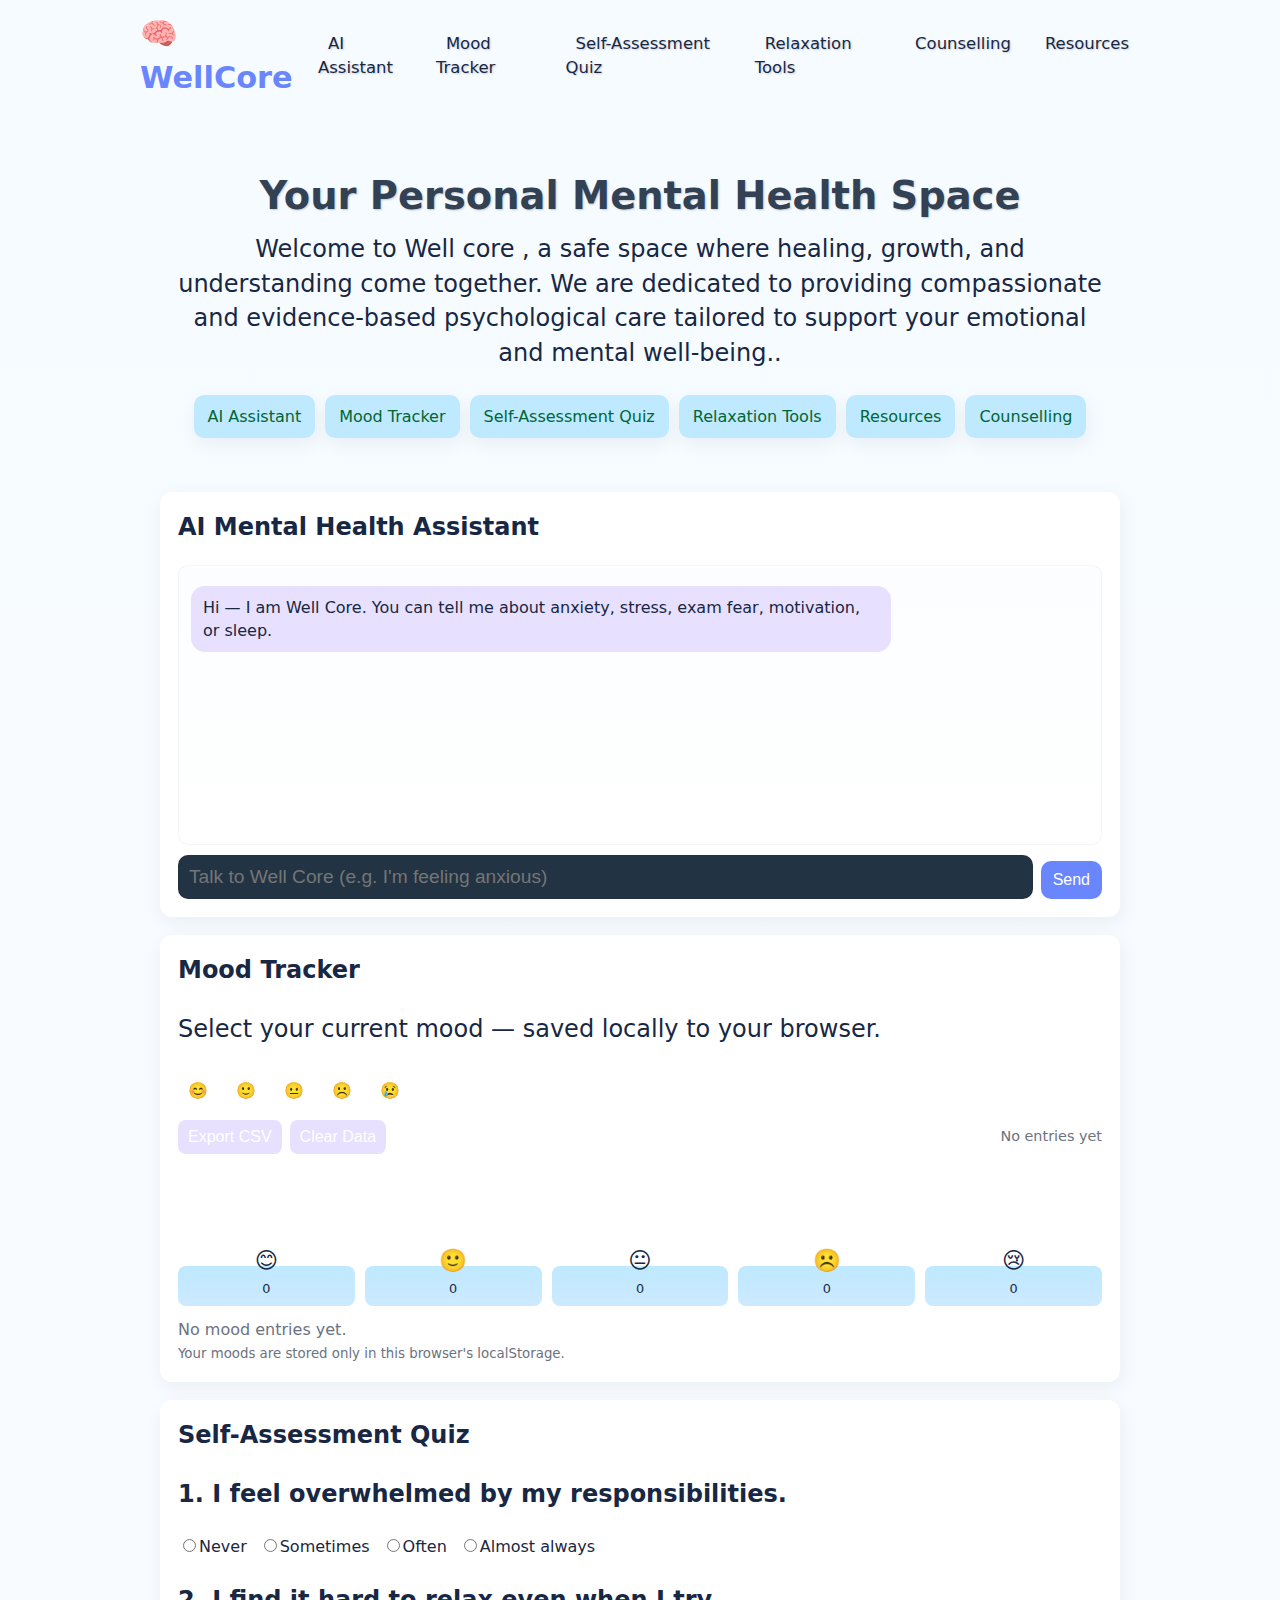
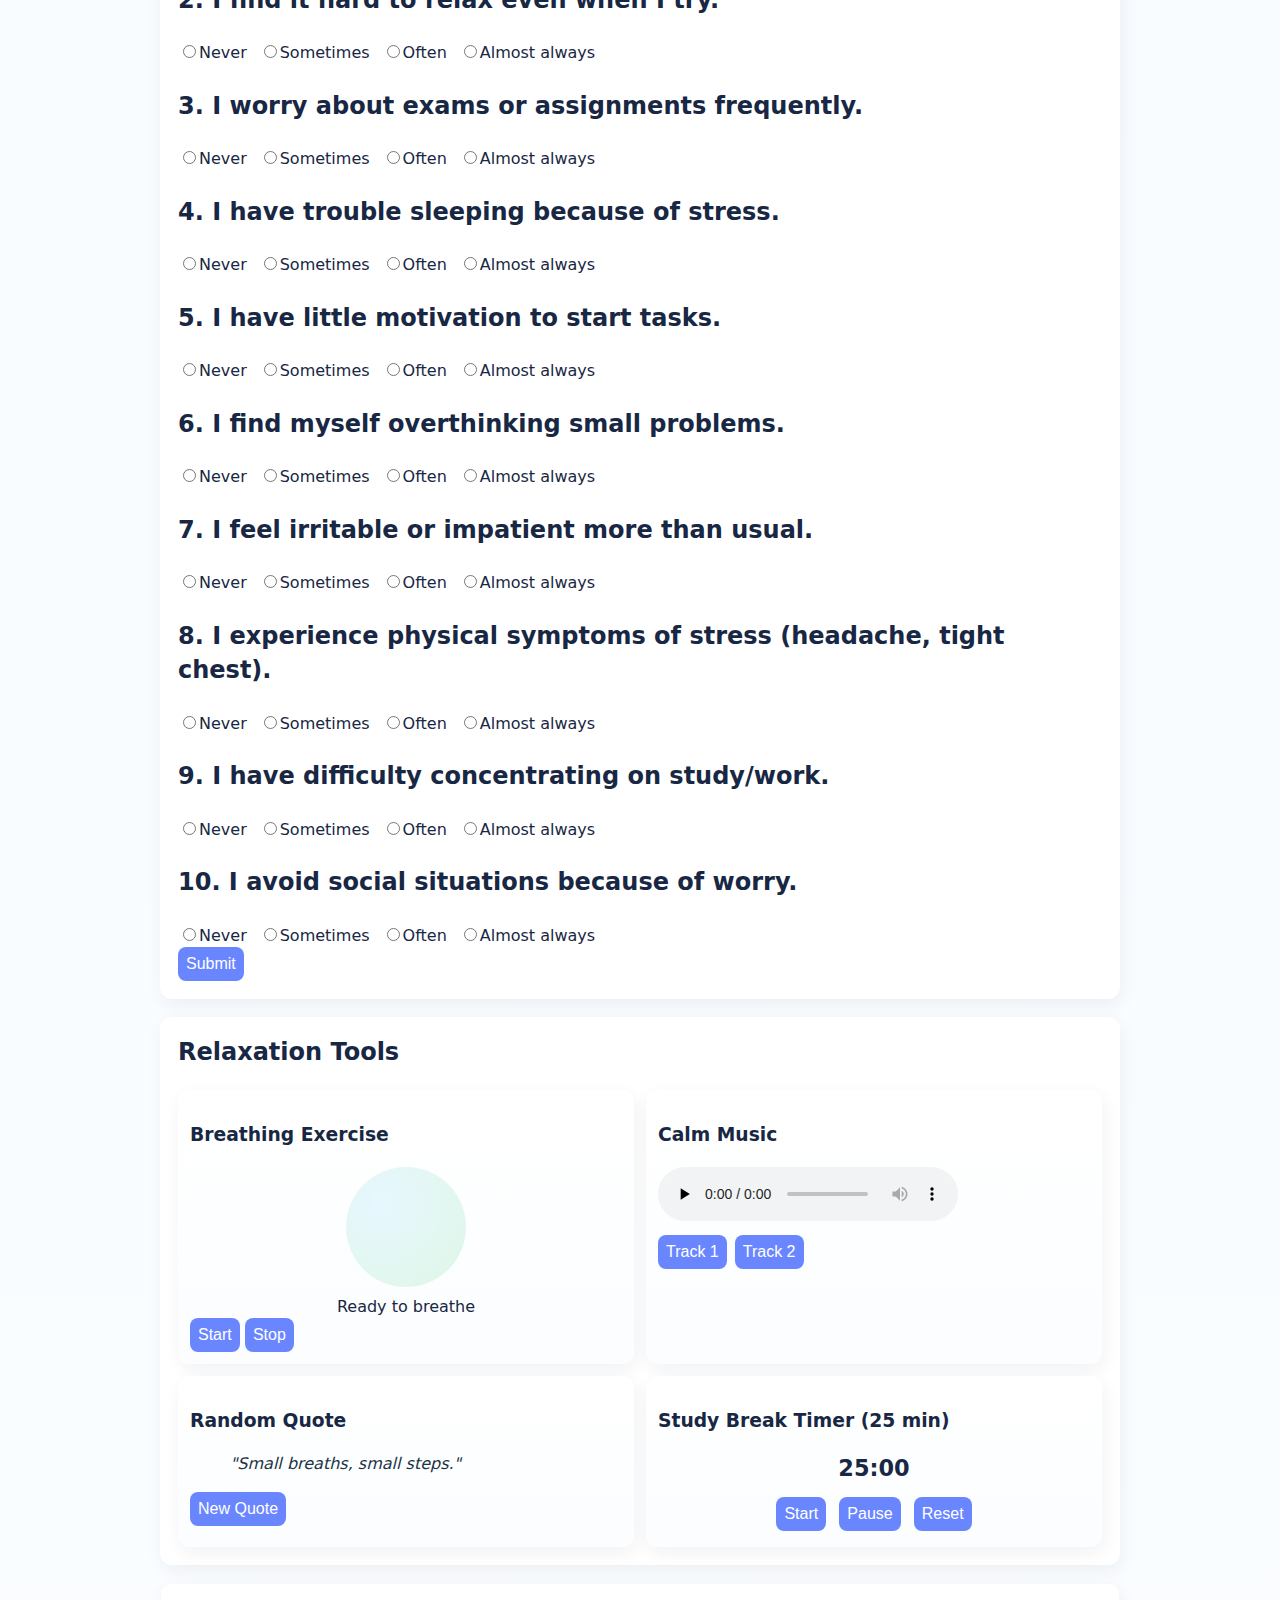
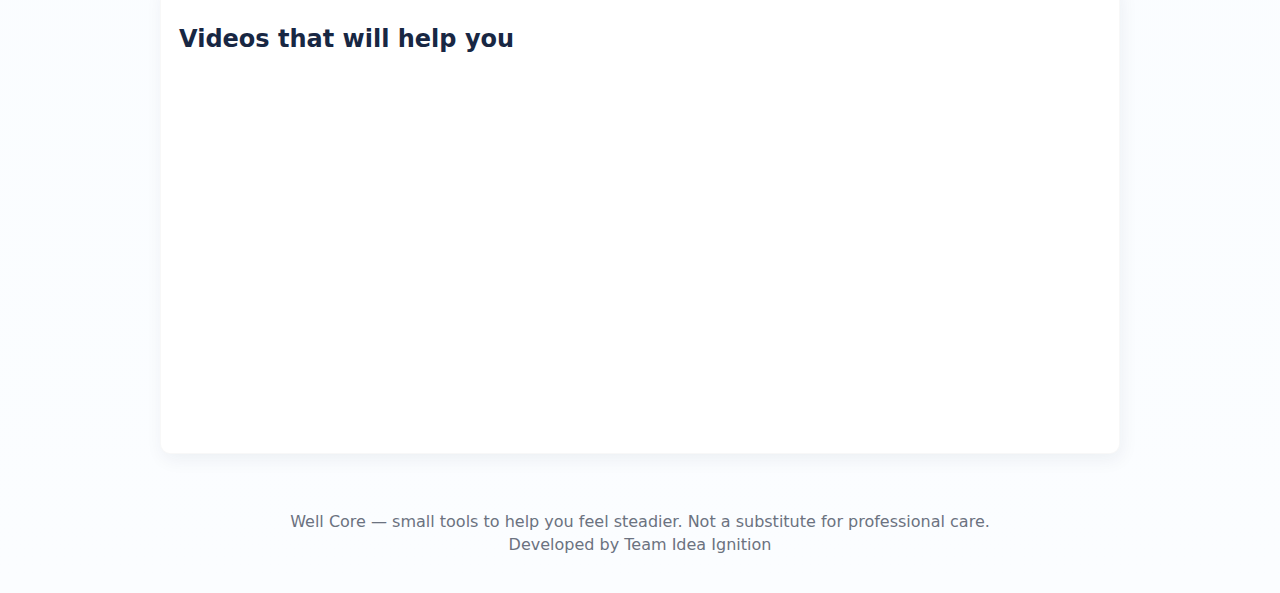
<file: index.html>
<!doctype html>
<html lang="en">
  <head>
    <meta charset="utf-8" />
    <meta name="viewport" content="width=device-width,initial-scale=1" />
    <title>Well Core — Your Personal Mental Health Space</title>
    <link rel="stylesheet" href="style.css" />
  </head>
  <body>
    <header class="nav-wrap">
      <nav class="nav container">
        <a class="brand" href="#">🧠WellCore</a>
        <ul class="nav-links">
          <li><a href="#assistant">AI Assistant</a></li>
          <li><a href="#mood">Mood Tracker</a></li>
          <li><a href="#quiz">Self-Assessment Quiz</a></li>
          <li><a href="#relaxation">Relaxation Tools</a></li>
          <li><a href="mindcare.html">Counselling</a></li>
          <li><a href="resources.html">Resources</a></li>
        </ul>
        <button class="menu-btn" aria-label="menu">☰</button>
      </nav>
    </header> 

    <main class="container">
      <section class="hero">
        <h1>Your Personal Mental Health Space</h1>
        <p class="lead">Welcome to Well core , a safe space where healing, growth, and understanding come together. We are dedicated to providing compassionate and evidence-based psychological care tailored to support your emotional and mental well-being..</p>
        <div class="hero-links">
          <a class="btn" href="#assistant">AI Assistant</a>
          <a class="btn" href="#mood">Mood Tracker</a>
          <a class="btn" href="#quiz">Self-Assessment Quiz</a>
          <a class="btn" href="#relaxation">Relaxation Tools</a>
          <a class="btn" href="resources.html">Resources</a>
          <a class="btn" href="mindcare.html">Counselling</a>
        </div>
      </section>

      <section id="assistant" class="card section">
        <h2>AI Mental Health Assistant</h2>
        <div class="chat-wrap">
          <div id="chatLog" class="chat-log" aria-live="polite"></div>
          <form id="chatForm" class="chat-form">
            <input id="chatInput" placeholder="Talk to Well Core (e.g. I'm feeling anxious)" autocomplete="off" />
            <button type="submit">Send</button>
          </form>
        </div>
      </section>

      <section id="mood" class="card section">
        <h2>Mood Tracker</h2>
        <p>Select your current mood — saved locally to your browser.</p>
        <div class="mood-buttons">
          <button class="mood-btn" data-mood="very_happy">😊</button>
          <button class="mood-btn" data-mood="happy">🙂</button>
          <button class="mood-btn" data-mood="neutral">😐</button>
          <button class="mood-btn" data-mood="sad">☹️</button>
          <button class="mood-btn" data-mood="very_sad">😢</button>
        </div>
        <div class="mood-controls" style="margin-top:10px;display:flex;gap:8px;align-items:center">
          <button id="exportMood" class="small-btn">Export CSV</button>
          <button id="clearMood" class="small-btn">Clear Data</button>
          <div style="margin-left:auto;color:var(--muted);font-size:0.9rem" id="lastSaved">No entries yet</div>
        </div>
        <div class="mood-graph" id="moodGraph"></div>
        <div id="moodList" class="mood-list"></div>
        <small class="muted">Your moods are stored only in this browser's localStorage.</small>
      </section>

      <section id="quiz" class="card section">
        <h2>Self-Assessment Quiz</h2>
        <div id="quizContainer"></div>
      </section>

      <section id="relaxation" class="card section">
        <h2>Relaxation Tools</h2>
        <div class="relax-grid">
          <div class="relax-card">
            <h3>Breathing Exercise</h3>
            <div class="breath-area">
              <div id="breathCircle" class="breath-circle"></div>
              <div id="breathText" class="breath-text">Ready to breathe</div>
              <div class="breath-controls">
                <button id="startBreath">Start</button>
                <button id="stopBreath">Stop</button>
              </div>
            </div>
          </div>

          <div class="relax-card">
            <h3>Calm Music</h3>
            <div class="player">
              <audio id="audioPlayer" controls preload="none">
                <source id="audioSource" src="https://www.soundhelix.com/examples/mp3/SoundHelix-Song-1.mp3" type="audio/mpeg">
                Your browser does not support the audio element.
              </audio>
              <div class="player-controls">
                <button id="track1">Track 1</button>
                <button id="track2">Track 2</button>
              </div>
            </div>
          </div>

          <div class="relax-card">
            <h3>Random Quote</h3>
            <blockquote id="quoteBox" class="quote">"Small breaths, small steps."</blockquote>
            <button id="newQuote">New Quote</button>
          </div>

          <div class="relax-card">
            <h3>Study Break Timer (25 min)</h3>
            <div class="timer">
              <div id="timerDisplay">25:00</div>
              <div class="timer-controls">
                <button id="startTimer">Start</button>
                <button id="pauseTimer">Pause</button>
                <button id="resetTimer">Reset</button>
              </div>
            </div>
          </div>
        </div>
      </section>

     
      <section class="videos">
        <h2>Videos that will help you</h2>
        <div class="video-container">
            <iframe width="260" height="215" src="https://www.youtube.com/embed/U9YKY7fdwyg?si=Nd9PSXBJQ0WNm4Vc" title="YouTube video player" frameborder="0" allow="accelerometer; autoplay; clipboard-write; encrypted-media; gyroscope; picture-in-picture; web-share" referrerpolicy="strict-origin-when-cross-origin" allowfullscreen></iframe>

            <!-- 2nd video -->
            <iframe width="260" height="215" src="https://www.youtube.com/embed/Gn5NaUnScHk?si=2i5jo9dkQLjpovKc" title="YouTube video player" frameborder="0" allow="accelerometer; autoplay; clipboard-write; encrypted-media; gyroscope; picture-in-picture; web-share" referrerpolicy="strict-origin-when-cross-origin" allowfullscreen></iframe>

            <iframe width="260" height="215" src="https://www.youtube.com/embed/eGVWRvNe1-A?si=OJH_UyoHvSyQuohy" title="YouTube video player" frameborder="0" allow="accelerometer; autoplay; clipboard-write; encrypted-media; gyroscope; picture-in-picture; web-share" referrerpolicy="strict-origin-when-cross-origin" allowfullscreen></iframe>

            <iframe width="260" height="215" src="https://www.youtube.com/embed/CqgmozFr_GM?si=Q0JDg3A1XqFb5zPJ" title="YouTube video player" frameborder="0" allow="accelerometer; autoplay; clipboard-write; encrypted-media; gyroscope; picture-in-picture; web-share" referrerpolicy="strict-origin-when-cross-origin" allowfullscreen></iframe>

            <iframe width="260" height="215" src="https://www.youtube.com/embed/n_5ZryVx6Sk?si=-A6YKQOGcI0cCZmK" title="YouTube video player" frameborder="0" allow="accelerometer; autoplay; clipboard-write; encrypted-media; gyroscope; picture-in-picture; web-share" referrerpolicy="strict-origin-when-cross-origin" allowfullscreen></iframe> 


            <iframe width="260" height="215" src="https://www.youtube.com/embed/hl16xyq-Y34?si=8y61-IgOOsGGRk9F" title="YouTube video player" frameborder="0" allow="accelerometer; autoplay; clipboard-write; encrypted-media; gyroscope; picture-in-picture; web-share" referrerpolicy="strict-origin-when-cross-origin" allowfullscreen></iframe>
        </div>

      </section>
    </main>

    <footer class="footer">
      <div class="container">Well Core — small tools to help you feel steadier. Not a substitute for professional care.<br>
      Developed by Team Idea Ignition</div>
    </footer>

    <script src="script.js"></script>
    <script src="chatbot.js"></script>
    <script src="mood.js"></script>
    <script src="quiz.js"></script>
    <script src="relaxation.js"></script>

    <!-- Login and admin UI removed per request -->

    <!-- Toasts -->
    <div id="toast" class="toast hidden"></div>
  </body>
</html>
</file>
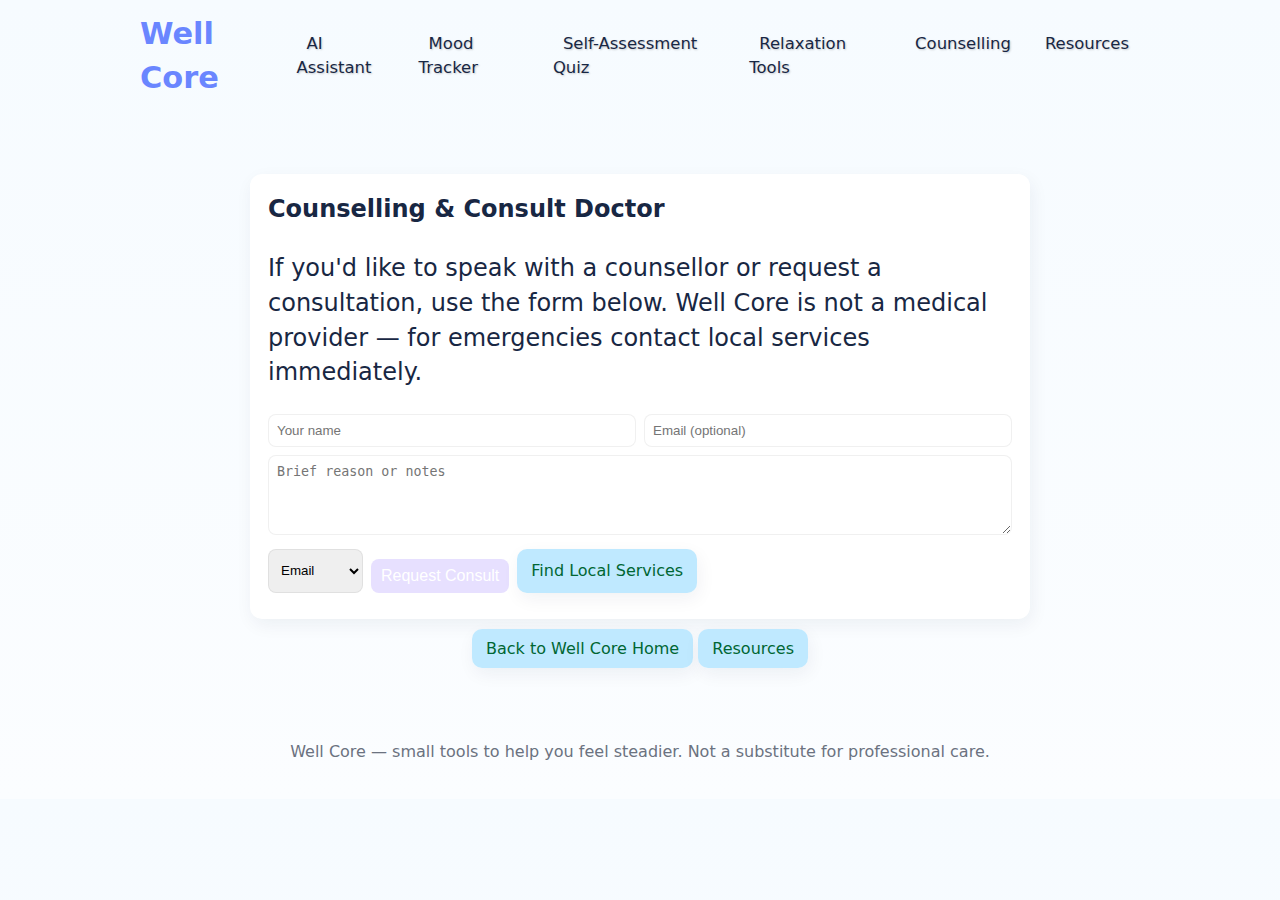
<file: consult.html>
<!doctype html>
<html lang="en">
  <head>
    <meta charset="utf-8" />
    <meta name="viewport" content="width=device-width,initial-scale=1" />
    <title>Well Core — Consultation</title>
    <link rel="stylesheet" href="style.css" />
  </head>
  <body>
    <header class="nav-wrap">
      <nav class="nav container">
        <a class="brand" href="index.html">Well Core</a>
        <ul class="nav-links">
          <li><a href="index.html#assistant">AI Assistant</a></li>
          <li><a href="index.html#mood">Mood Tracker</a></li>
          <li><a href="index.html#quiz">Self-Assessment Quiz</a></li>
          <li><a href="index.html#relaxation">Relaxation Tools</a></li>
          <li><a href="index.html#counsel">Counselling</a></li>
          <li><a href="resources.html">Resources</a></li>
        </ul>
        <button class="menu-btn" aria-label="menu">☰</button>
      </nav>
    </header>

    <main class="container" style="max-width:820px;margin:24px auto">
      <section class="card section">
        <h2>Counselling & Consult Doctor</h2>
        <p>If you'd like to speak with a counsellor or request a consultation, use the form below. Well Core is not a medical provider — for emergencies contact local services immediately.</p>
        <form id="consultForm" class="consult-form">
          <div style="display:flex;gap:8px;flex-wrap:wrap">
            <input name="name" placeholder="Your name" required style="flex:1;padding:8px;border-radius:8px;border:1px solid rgba(0,0,0,0.06)" />
            <input name="email" placeholder="Email (optional)" type="email" style="flex:1;padding:8px;border-radius:8px;border:1px solid rgba(0,0,0,0.06)" />
          </div>
          <textarea name="reason" placeholder="Brief reason or notes" required style="width:100%;margin-top:8px;padding:8px;border-radius:8px;border:1px solid rgba(0,0,0,0.06)"></textarea>
          <div style="display:flex;gap:8px;margin-top:8px">
            <select name="preferred" style="padding:8px;border-radius:8px;border:1px solid rgba(0,0,0,0.06)">
              <option value="email">Email</option>
              <option value="phone">Phone</option>
              <option value="inperson">In-person</option>
            </select>
            <button type="submit" class="small-btn">Request Consult</button>
            <a class="btn" href="https://www.who.int/" target="_blank" rel="noopener">Find Local Services</a>
          </div>
        </form>
        <div id="consultMessage" style="margin-top:8px;color:var(--muted)"></div>
      </section>

      <section style="margin-top:18px;text-align:center">
        <a class="btn" href="index.html">Back to Well Core Home</a>
        <a class="btn" href="resources.html">Resources</a>
      </section>
      
    </main>

    <footer class="footer">
      <div class="container">Well Core — small tools to help you feel steadier. Not a substitute for professional care.</div>
    </footer>

    <script src="script.js"></script>

    <!-- Login and admin UI removed per request -->

    <!-- Toasts -->
    <div id="toast" class="toast hidden"></div>
  </body>
</html>
</file>
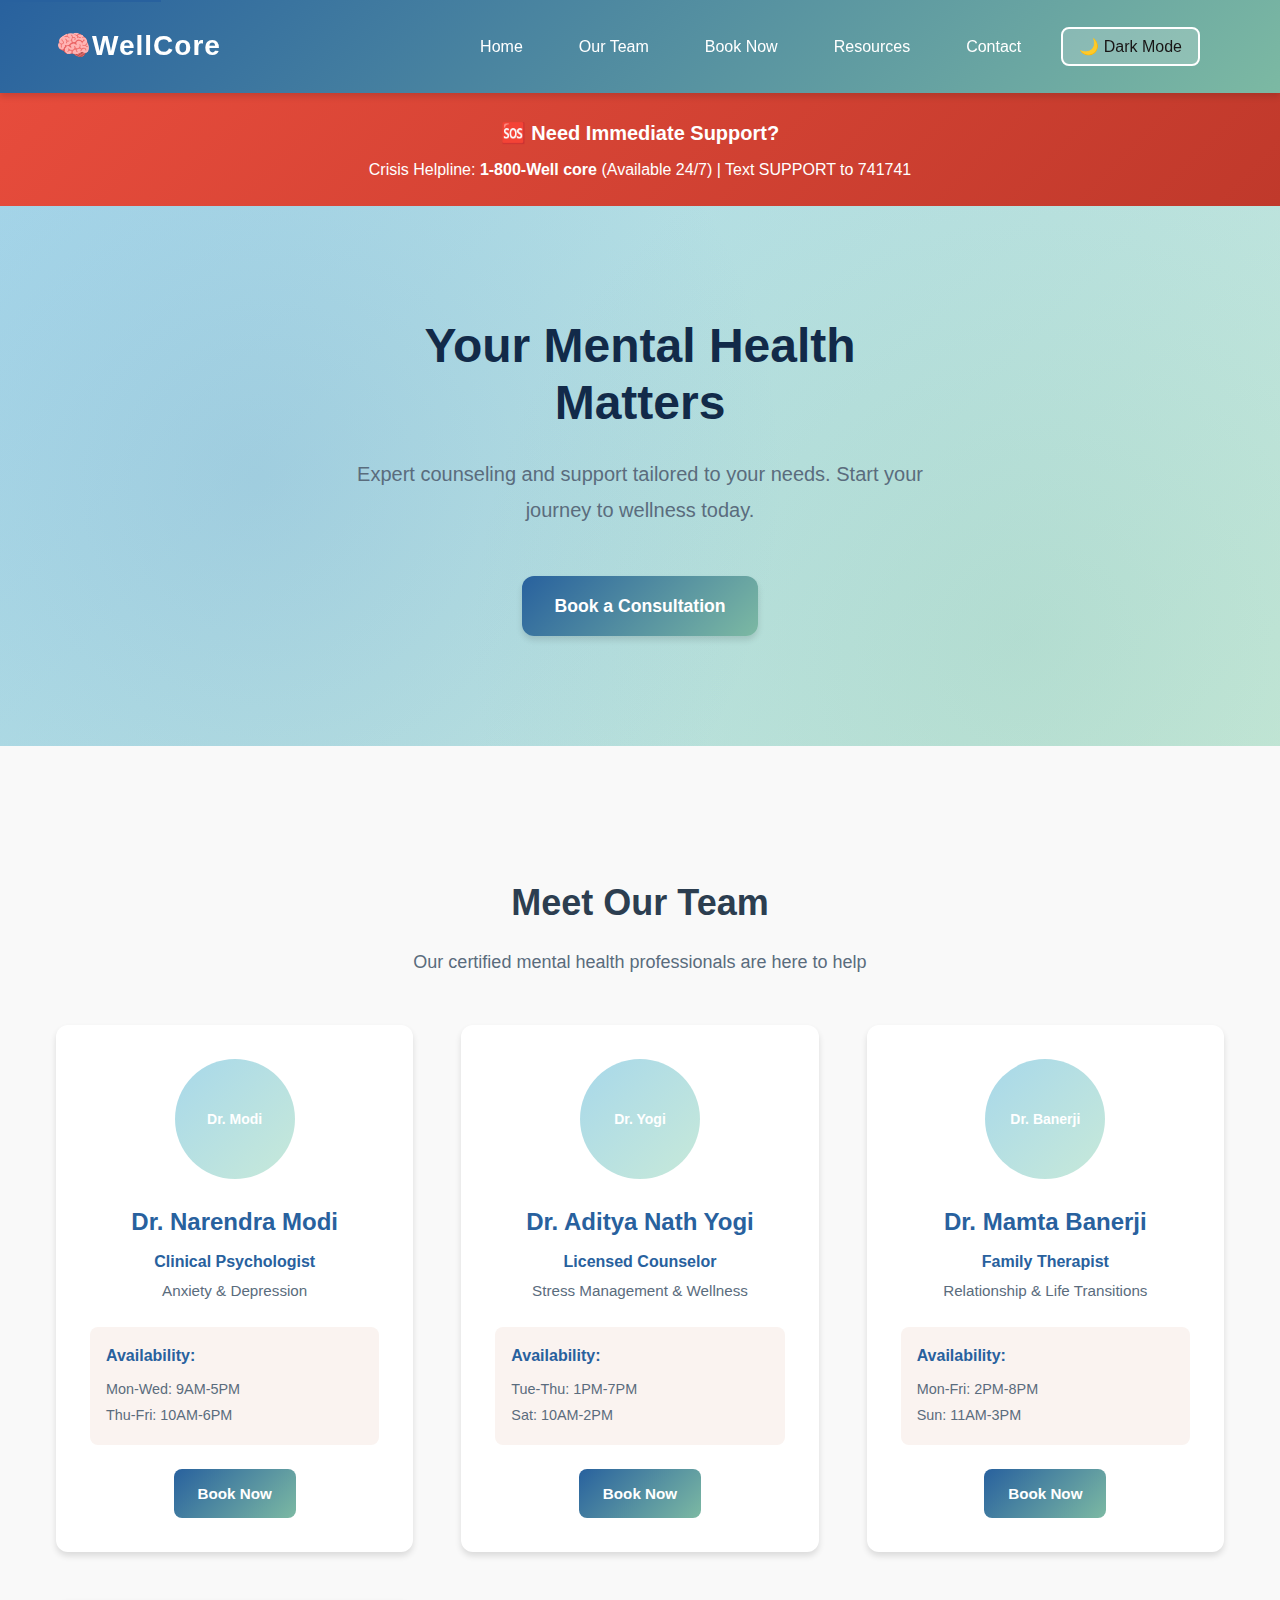
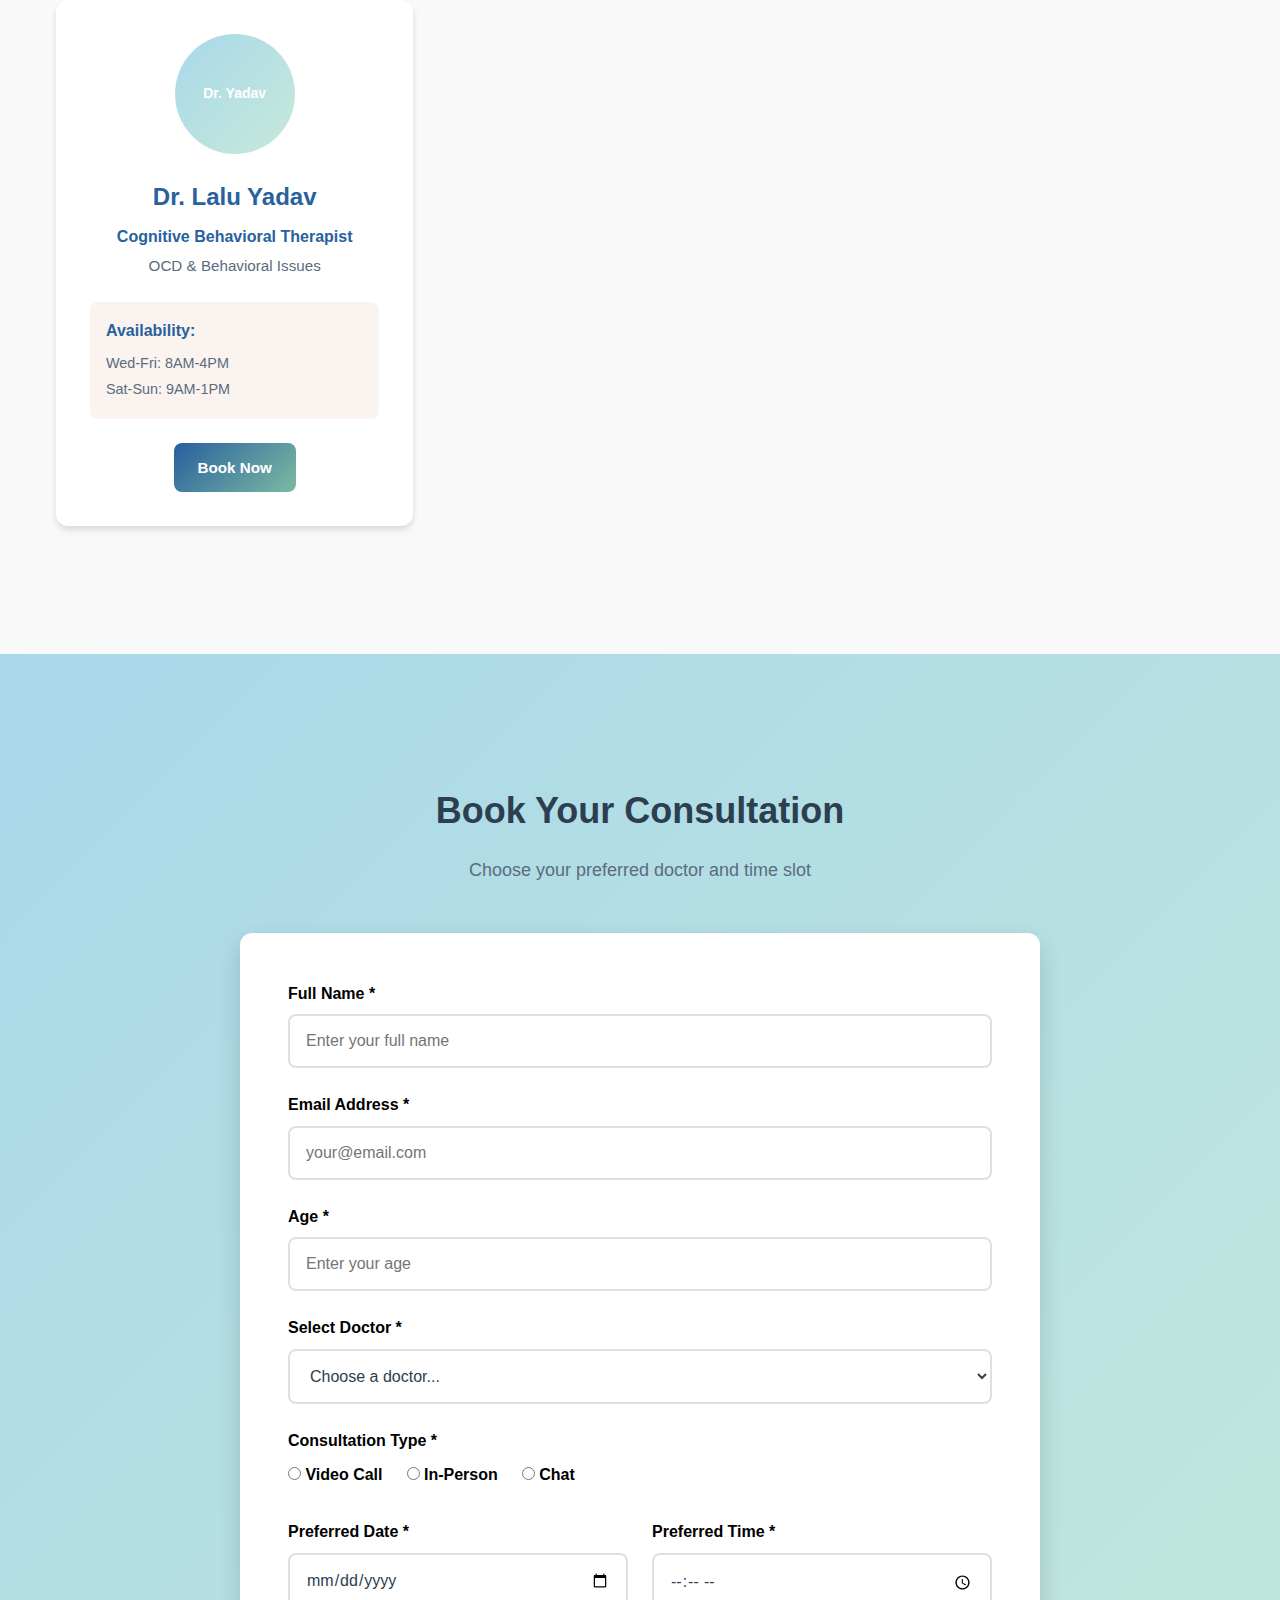
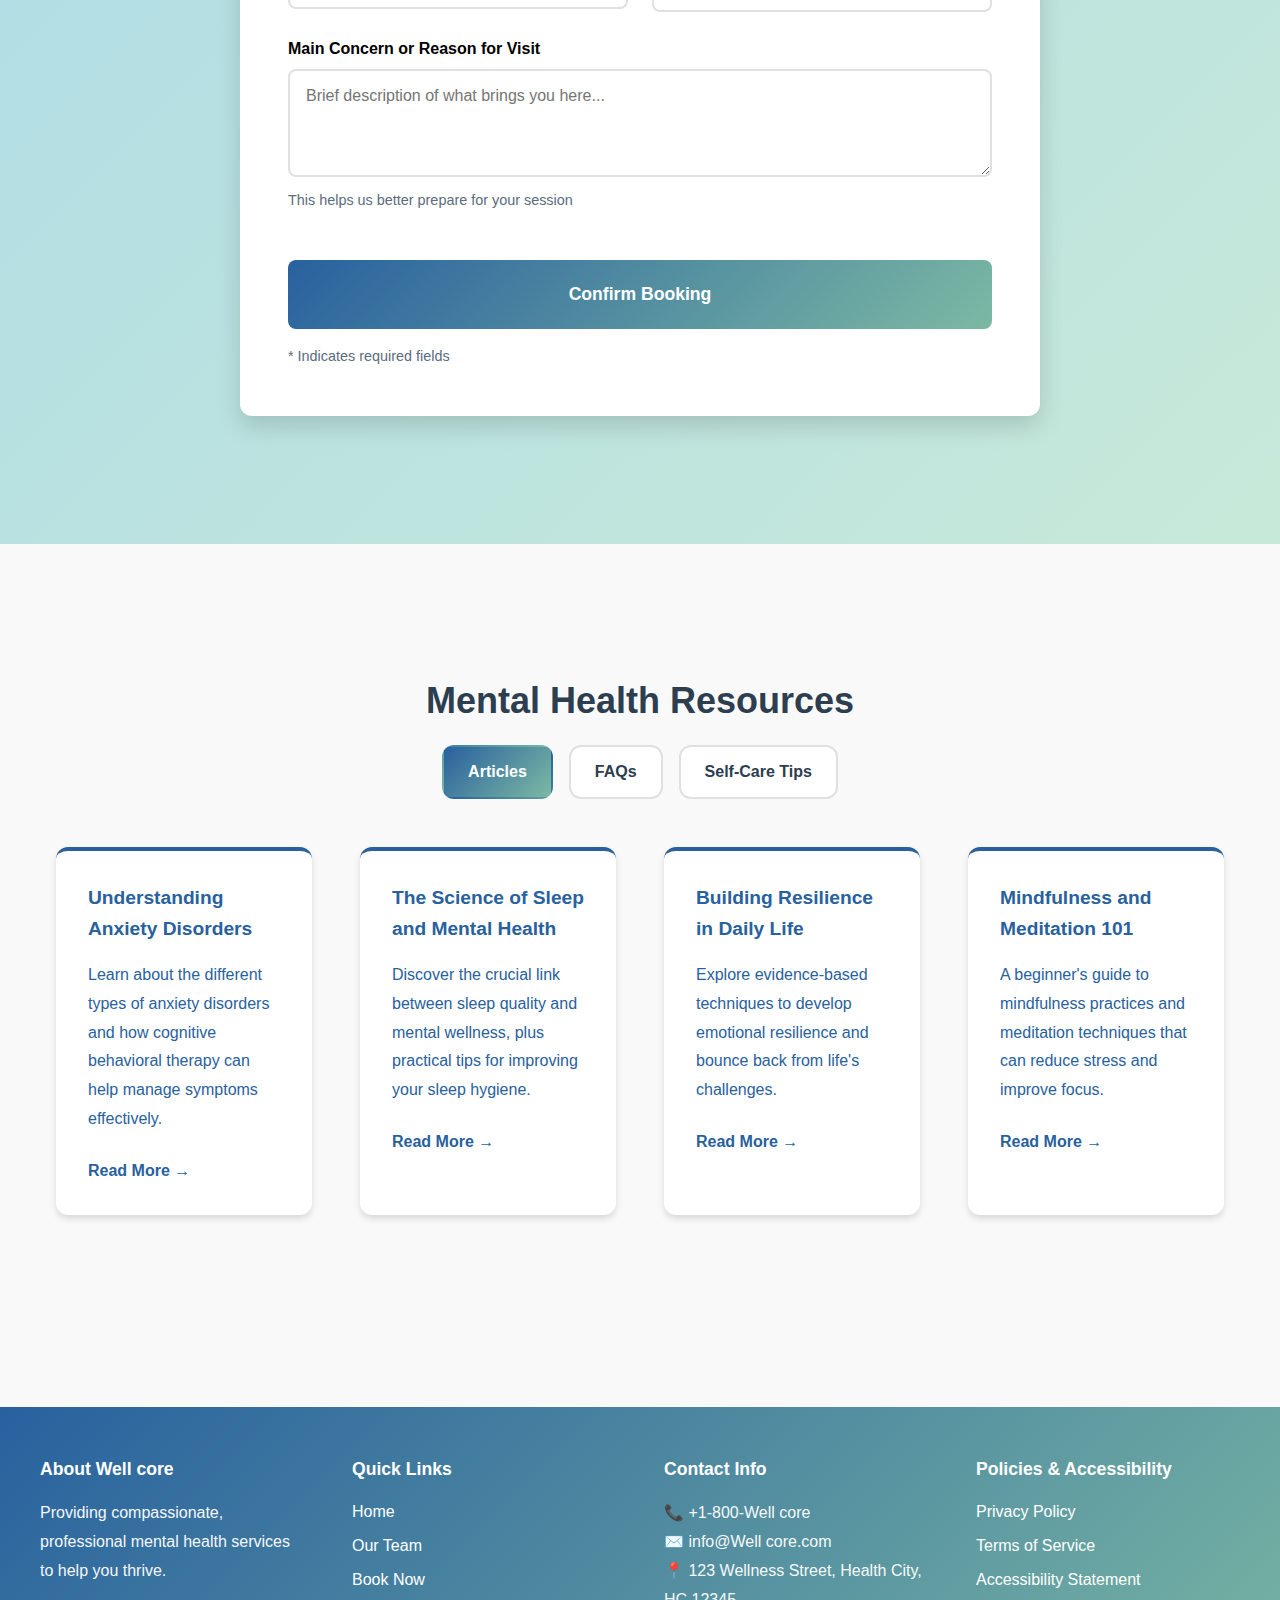
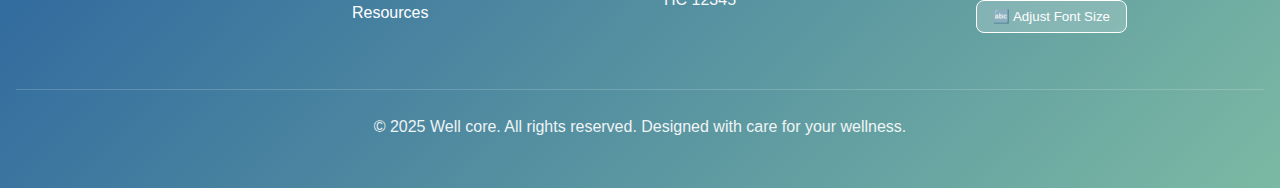
<file: mindcare.html>
<!DOCTYPE html>
<html lang="en">
<head>
    <meta charset="UTF-8">
    <meta name="viewport" content="width=device-width, initial-scale=1.0">
    <meta name="description" content="Professional mental health consultation service. Book your appointment with our certified counselors.">
    <title>Well core - Mental Health Consultation Service</title>
    <link rel="stylesheet" href="mindcare.css">
</head>
<body>
    <!-- Skip to content link for accessibility -->
    <a href="#main-content" class="skip-link">Skip to main content</a>

    <!-- Navigation Bar -->
    <nav class="navbar" role="navigation" aria-label="Main navigation">
        <div class="nav-container">
            <div class="logo">
                <h1><a href="index.html" style="color: white; text-decoration: none;">🧠WellCore</a></h1>
            </div>
            <ul class="nav-links" id="navLinks">
                <li><a href="index.html" class="nav-link">Home</a></li>
                <li><a href="#doctors" class="nav-link">Our Team</a></li>
                <li><a href="#booking" class="nav-link">Book Now</a></li>
                <li><a href="#resources" class="nav-link">Resources</a></li>
                <li><a href="#contact" class="nav-link">Contact</a></li>
                <li>
                    <button id="darkModeToggle" class="mode-toggle" aria-label="Toggle dark mode">
                        🌙 Dark Mode
                    </button>
                </li>
                <li>
                    <button id="menuBtn" class="menu-btn" aria-label="Toggle navigation menu" aria-expanded="false">
                        ☰
                    </button>
                </li>
            </ul>
        </div>
    </nav>

    <!-- Emergency Support Banner -->
    <div class="emergency-banner" role="alert" aria-live="polite">
        <div class="emergency-content">
            <h3>🆘 Need Immediate Support?</h3>
            <p>Crisis Helpline: <strong>1-800-Well core</strong> (Available 24/7) | Text SUPPORT to 741741</p>
        </div>
    </div>

    <main id="main-content">
        <!-- Hero Section -->
        <section id="home" class="hero" role="region" aria-label="Welcome section">
            <div class="hero-content">
                <h2 class="hero-title">Your Mental Health Matters</h2>
                <p class="hero-subtitle">Expert counseling and support tailored to your needs. Start your journey to wellness today.</p>
                <a href="#booking" class="cta-button">Book a Consultation</a>
            </div>
            <div class="hero-background"></div>
        </section>

        <!-- Doctor Profiles Section -->
        <section id="doctors" class="doctors-section" role="region" aria-label="Doctor profiles">
            <div class="section-container">
                <h2 class="section-title">Meet Our Team</h2>
                <p class="section-subtitle">Our certified mental health professionals are here to help</p>
                
                <div class="doctors-grid" role="list">
                    <!-- Doctor 1 -->
                    <article class="doctor-card" role="listitem">
                        <div class="doctor-image">
                            <div class="placeholder-image">Dr. Modi</div>
                        </div>
                        <h3>Dr. Narendra Modi</h3>
                        <p class="specialization">Clinical Psychologist</p>
                        <p class="specialization-detail">Anxiety & Depression</p>
                        <div class="availability">
                            <strong>Availability:</strong>
                            <p>Mon-Wed: 9AM-5PM</p>
                            <p>Thu-Fri: 10AM-6PM</p>
                        </div>
                        <button class="book-btn" onclick="scrollToBooking('Dr. Sarah Johnson')">Book Now</button>
                    </article>

                    <!-- Doctor 2 -->
                    <article class="doctor-card" role="listitem">
                        <div class="doctor-image">
                            <div class="placeholder-image">Dr. Yogi</div>
                        </div>
                        <h3>Dr. Aditya Nath Yogi</h3>
                        <p class="specialization">Licensed Counselor</p>
                        <p class="specialization-detail">Stress Management & Wellness</p>
                        <div class="availability">
                            <strong>Availability:</strong>
                            <p>Tue-Thu: 1PM-7PM</p>
                            <p>Sat: 10AM-2PM</p>
                        </div>
                        <button class="book-btn" onclick="scrollToBooking('Dr. Michael Chen')">Book Now</button>
                    </article>

                    <!-- Doctor 3 -->
                    <article class="doctor-card" role="listitem">
                        <div class="doctor-image">
                            <div class="placeholder-image">Dr. Banerji</div>
                        </div>
                        <h3>Dr. Mamta Banerji</h3>
                        <p class="specialization">Family Therapist</p>
                        <p class="specialization-detail">Relationship & Life Transitions</p>
                        <div class="availability">
                            <strong>Availability:</strong>
                            <p>Mon-Fri: 2PM-8PM</p>
                            <p>Sun: 11AM-3PM</p>
                        </div>
                        <button class="book-btn" onclick="scrollToBooking('Dr. Emily Rodriguez')">Book Now</button>
                    </article>

                    <!-- Doctor 4 -->
                    <article class="doctor-card" role="listitem">
                        <div class="doctor-image">
                            <div class="placeholder-image">Dr. Yadav</div>
                        </div>
                        <h3>Dr. Lalu Yadav</h3>
                        <p class="specialization">Cognitive Behavioral Therapist</p>
                        <p class="specialization-detail">OCD & Behavioral Issues</p>
                        <div class="availability">
                            <strong>Availability:</strong>
                            <p>Wed-Fri: 8AM-4PM</p>
                            <p>Sat-Sun: 9AM-1PM</p>
                        </div>
                        <button class="book-btn" onclick="scrollToBooking('Dr. James Park')">Book Now</button>
                    </article>
                </div>
            </div>
        </section>

        <!-- Appointment Booking Section -->
        <section id="booking" class="booking-section" role="region" aria-label="Appointment booking">
            <div class="section-container">
                <h2 class="section-title">Book Your Consultation</h2>
                <p class="section-subtitle">Choose your preferred doctor and time slot</p>
                
                <form id="bookingForm" class="booking-form" aria-label="Consultation booking form">
                    <div class="form-group">
                        <label for="name">Full Name *</label>
                        <input type="text" id="name" name="name" required placeholder="Enter your full name" aria-required="true">
                        <span class="error-message" id="nameError"></span>
                    </div>

                    <div class="form-group">
                        <label for="email">Email Address *</label>
                        <input type="email" id="email" name="email" required placeholder="your@email.com" aria-required="true">
                        <span class="error-message" id="emailError"></span>
                    </div>

                    <div class="form-group">
                        <label for="age">Age *</label>
                        <input type="number" id="age" name="age" required min="1" max="120" placeholder="Enter your age" aria-required="true">
                        <span class="error-message" id="ageError"></span>
                    </div>

                    <div class="form-group">
                        <label for="doctor">Select Doctor *</label>
                        <select id="doctor" name="doctor" required aria-required="true">
                            <option value="">Choose a doctor...</option>
                            <option value="Dr. Sarah Johnson">Dr. Narendra Modi - Clinical Psychologist</option>
                            <option value="Dr. Michael Chen">Dr. Aditya Nath Yogi - Licensed Counselor</option>
                            <option value="Dr. Emily Rodriguez">Dr. Mamta Banerji - Family Therapist</option>
                            <option value="Dr. James Park">Dr. Lalu Yadav - Cognitive Behavioral Therapist</option>
                        </select>
                        <span class="error-message" id="doctorError"></span>
                    </div>

                    <div class="form-group">
                        <label for="consultationType">Consultation Type *</label>
                        <div class="radio-group">
                            <label class="radio-label">
                                <input type="radio" name="consultationType" value="video" required> Video Call
                            </label>
                            <label class="radio-label">
                                <input type="radio" name="consultationType" value="in-person"> In-Person
                            </label>
                            <label class="radio-label">
                                <input type="radio" name="consultationType" value="chat"> Chat
                            </label>
                        </div>
                        <span class="error-message" id="consultationTypeError"></span>
                    </div>

                    <div class="form-row">
                        <div class="form-group">
                            <label for="date">Preferred Date *</label>
                            <input type="date" id="date" name="date" required aria-required="true">
                            <span class="error-message" id="dateError"></span>
                        </div>

                        <div class="form-group">
                            <label for="time">Preferred Time *</label>
                            <input type="time" id="time" name="time" required aria-required="true">
                            <span class="error-message" id="timeError"></span>
                        </div>
                    </div>

                    <div class="form-group">
                        <label for="concern">Main Concern or Reason for Visit</label>
                        <textarea id="concern" name="concern" rows="4" placeholder="Brief description of what brings you here..." aria-describedby="concernHint"></textarea>
                        <span id="concernHint" class="hint">This helps us better prepare for your session</span>
                    </div>

                    <button type="submit" class="submit-btn">Confirm Booking</button>
                    <p class="form-note">* Indicates required fields</p>
                </form>
            </div>
        </section>

        <!-- Resources Section -->
        <section id="resources" class="resources-section" role="region" aria-label="Mental health resources">
            <div class="section-container">
                <h2 class="section-title">Mental Health Resources</h2>
                
                <!-- Articles Tab -->
                <div class="resources-tabs">
                    <button class="tab-button active" onclick="switchTab(event, 'articles')" aria-selected="true">Articles</button>
                    <button class="tab-button" onclick="switchTab(event, 'faqs')" aria-selected="false">FAQs</button>
                    <button class="tab-button" onclick="switchTab(event, 'selfcare')" aria-selected="false">Self-Care Tips</button>
                </div>

                <!-- Articles Content -->
                <div id="articles" class="tab-content active" role="tabpanel">
                    <div class="resources-grid">
                        <article class="resource-card">
                            <h3>Understanding Anxiety Disorders</h3>
                            <p>Learn about the different types of anxiety disorders and how cognitive behavioral therapy can help manage symptoms effectively.</p>
                            <a href="#" class="read-more">Read More →</a>
                        </article>
                        <article class="resource-card">
                            <h3>The Science of Sleep and Mental Health</h3>
                            <p>Discover the crucial link between sleep quality and mental wellness, plus practical tips for improving your sleep hygiene.</p>
                            <a href="#" class="read-more">Read More →</a>
                        </article>
                        <article class="resource-card">
                            <h3>Building Resilience in Daily Life</h3>
                            <p>Explore evidence-based techniques to develop emotional resilience and bounce back from life's challenges.</p>
                            <a href="#" class="read-more">Read More →</a>
                        </article>
                        <article class="resource-card">
                            <h3>Mindfulness and Meditation 101</h3>
                            <p>A beginner's guide to mindfulness practices and meditation techniques that can reduce stress and improve focus.</p>
                            <a href="#" class="read-more">Read More →</a>
                        </article>
                    </div>
                </div>

                <!-- FAQs Content -->
                <div id="faqs" class="tab-content" role="tabpanel">
                    <div class="faq-container">
                        <div class="faq-item">
                            <button class="faq-question" onclick="toggleFAQ(this)">
                                How do I know if I need therapy?
                                <span class="faq-icon">+</span>
                            </button>
                            <div class="faq-answer">
                                <p>If you're experiencing persistent feelings of sadness, anxiety, or if personal issues are affecting your daily life, therapy can help. Our doctors can discuss whether counseling is right for you.</p>
                            </div>
                        </div>
                        <div class="faq-item">
                            <button class="faq-question" onclick="toggleFAQ(this)">
                                What are the benefits of video consultations?
                                <span class="faq-icon">+</span>
                            </button>
                            <div class="faq-answer">
                                <p>Video consultations offer convenience, flexibility, and privacy. You can attend from your comfortable home environment while receiving the same quality care as in-person sessions.</p>
                            </div>
                        </div>
                        <div class="faq-item">
                            <button class="faq-question" onclick="toggleFAQ(this)">
                                Is everything I share confidential?
                                <span class="faq-icon">+</span>
                            </button>
                            <div class="faq-answer">
                                <p>Yes. All consultations are confidential and comply with HIPAA regulations. Your privacy and information security are our top priorities.</p>
                            </div>
                        </div>
                        <div class="faq-item">
                            <button class="faq-question" onclick="toggleFAQ(this)">
                                Can I reschedule or cancel my appointment?
                                <span class="faq-icon">+</span>
                            </button>
                            <div class="faq-answer">
                                <p>Yes, you can reschedule or cancel up to 24 hours before your appointment. Please contact us as soon as possible if you need to make changes.</p>
                            </div>
                        </div>
                    </div>
                </div>

                <!-- Self-Care Tips Content -->
                <div id="selfcare" class="tab-content" role="tabpanel">
                    <div class="selfcare-grid">
                        <div class="selfcare-card">
                            <div class="selfcare-icon">🧘</div>
                            <h3>Practice Daily Meditation</h3>
                            <p>Start with just 5-10 minutes each day to calm your mind and reduce anxiety.</p>
                        </div>
                        <div class="selfcare-card">
                            <div class="selfcare-icon">🚶</div>
                            <h3>Take Regular Walks</h3>
                            <p>Physical activity boosts mood and provides clarity. Aim for 30 minutes daily.</p>
                        </div>
                        <div class="selfcare-card">
                            <div class="selfcare-icon">🍎</div>
                            <h3>Nourish Your Body</h3>
                            <p>Eat balanced meals with plenty of fruits, vegetables, and water for mental wellness.</p>
                        </div>
                        <div class="selfcare-card">
                            <div class="selfcare-icon">😴</div>
                            <h3>Prioritize Sleep</h3>
                            <p>Aim for 7-9 hours of quality sleep each night to support mental health.</p>
                        </div>
                        <div class="selfcare-card">
                            <div class="selfcare-icon">📱</div>
                            <h3>Digital Detox</h3>
                            <p>Take regular breaks from screens to reduce stress and improve focus.</p>
                        </div>
                        <div class="selfcare-card">
                            <div class="selfcare-icon">❤️</div>
                            <h3>Connect with Others</h3>
                            <p>Spend quality time with friends and family who support your well-being.</p>
                        </div>
                    </div>
                </div>
            </div>
        </section>
    </main>

    <!-- Footer -->
    <footer class="footer" role="contentinfo">
        <div class="footer-container">
            <div class="footer-section">
                <h4>About Well core</h4>
                <p>Providing compassionate, professional mental health services to help you thrive.</p>
            </div>
            
            <div class="footer-section">
                <h4>Quick Links</h4>
                <ul>
                    <li><a href="#home">Home</a></li>
                    <li><a href="#doctors">Our Team</a></li>
                    <li><a href="#booking">Book Now</a></li>
                    <li><a href="#resources">Resources</a></li>
                </ul>
            </div>
            
            <div class="footer-section">
                <h4>Contact Info</h4>
                <p>📞 +1-800-Well core</p>
                <p>✉️ info@Well core.com</p>
                <p>📍 123 Wellness Street, Health City, HC 12345</p>
            </div>
            
            <div class="footer-section">
                <h4>Policies & Accessibility</h4>
                <ul>
                    <li><a href="#">Privacy Policy</a></li>
                    <li><a href="#">Terms of Service</a></li>
                    <li><a href="#">Accessibility Statement</a></li>
                    <li><button onclick="toggleFontSize()" class="footer-link-btn">🔤 Adjust Font Size</button></li>
                </ul>
            </div>
        </div>
        
        <div class="footer-bottom">
            <p>&copy; 2025 Well core. All rights reserved. Designed with care for your wellness.</p>
        </div>
    </footer>

    <script src="mindcare.js"></script>
</body>
</html>
</file>
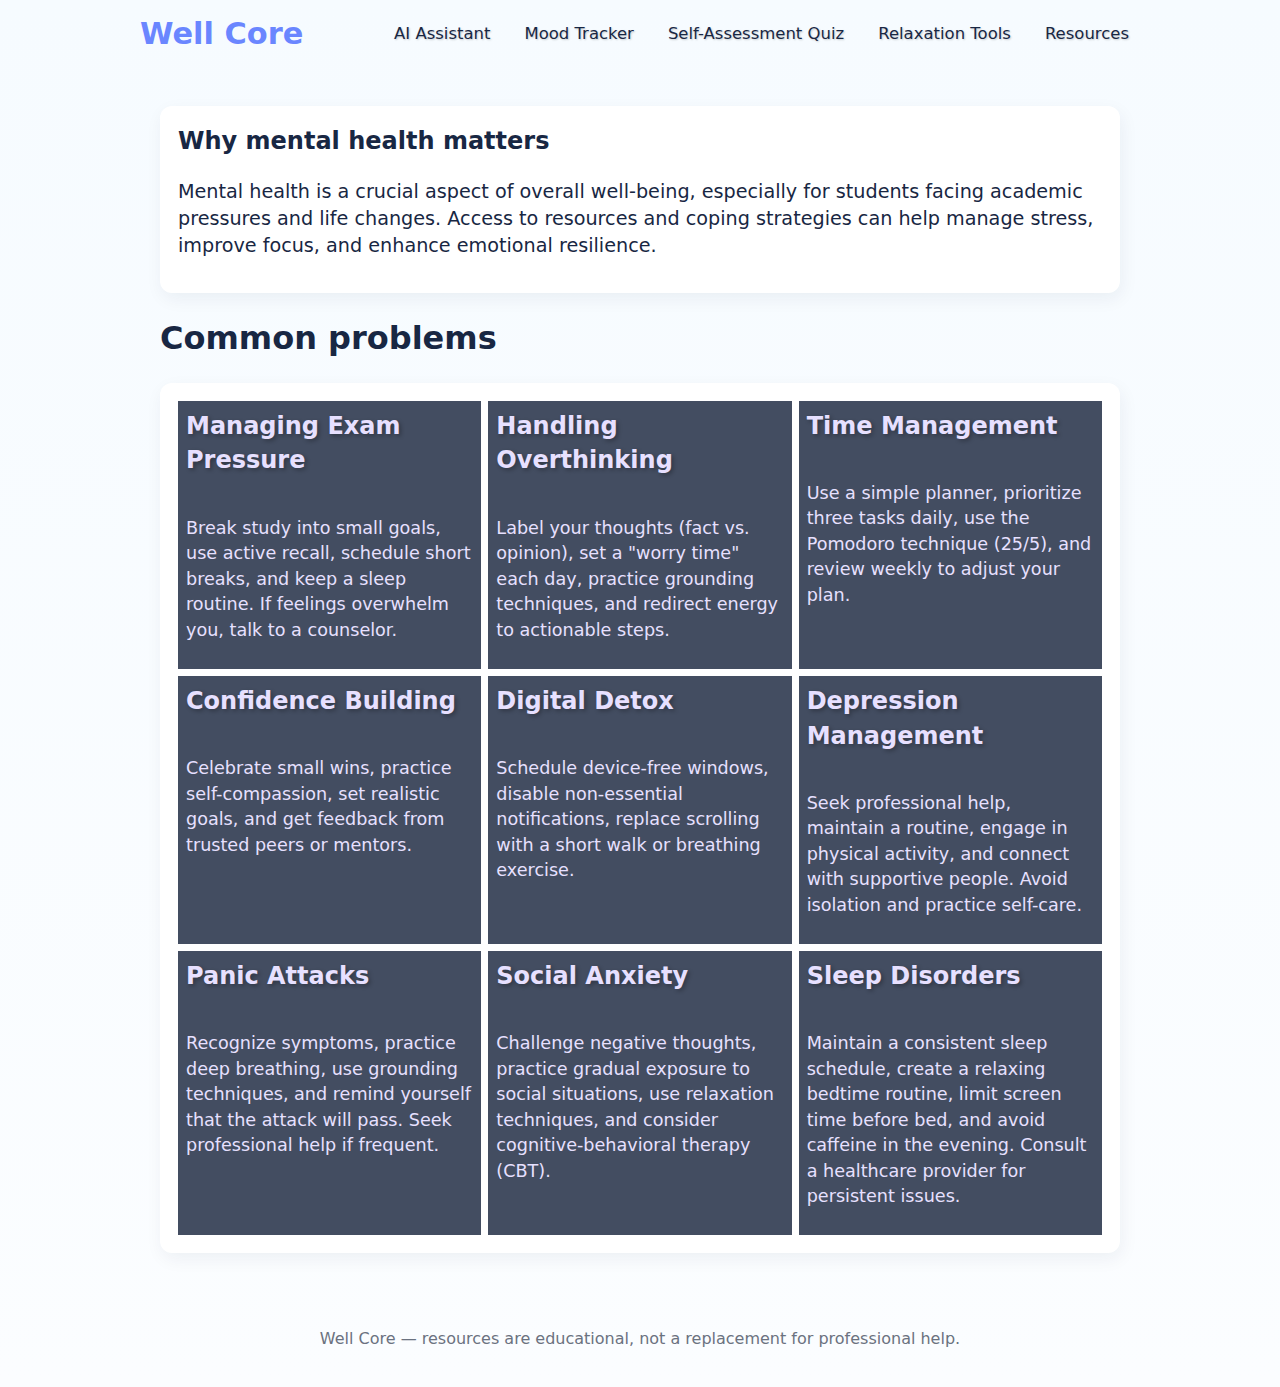
<file: resources.html>
<!doctype html>
<html lang="en">
  <head>
    <meta charset="utf-8" />
    <meta name="viewport" content="width=device-width,initial-scale=1" />
    <title>Well Core — Resources</title>
    <link rel="stylesheet" href="style.css" />
  </head>
  <body>
    <header class="nav-wrap">
      <nav class="nav container">
        <a class="brand" href="index.html">Well Core</a>
        <ul class="nav-links">
          <li><a href="index.html#assistant">AI Assistant</a></li>
          <li><a href="index.html#mood">Mood Tracker</a></li>
          <li><a href="index.html#quiz">Self-Assessment Quiz</a></li>
          <li><a href="index.html#relaxation">Relaxation Tools</a></li>
          <li><a href="#">Resources</a></li>
        </ul>
      </nav>
    </header>

    <main class="container">
      <section class="mentalHealthIntro section card">
        <h2>Why mental health matters</h2>
        <p>Mental health is a crucial aspect of overall well-being, especially for students facing academic pressures and life changes. Access to resources and coping strategies can help manage stress, improve focus, and enhance emotional resilience.</p>

      </section>
      <h1>Common problems</h1>
      <section class="card section resourcesCard">
        
        <article>
          <h2>Managing Exam Pressure</h2>
          <p>Break study into small goals, use active recall, schedule short breaks, and keep a sleep routine. If feelings overwhelm you, talk to a counselor.</p>
        </article>

        <article>
          <h2>Handling Overthinking</h2>
          <p>Label your thoughts (fact vs. opinion), set a "worry time" each day, practice grounding techniques, and redirect energy to actionable steps.</p>
        </article>

        <article>
          <h2>Time Management</h2>
          <p>Use a simple planner, prioritize three tasks daily, use the Pomodoro technique (25/5), and review weekly to adjust your plan.</p>
        </article>

        <article>
          <h2>Confidence Building</h2>
          <p>Celebrate small wins, practice self-compassion, set realistic goals, and get feedback from trusted peers or mentors.</p>
        </article>

        <article>
          <h2>Digital Detox</h2>
          <p>Schedule device-free windows, disable non-essential notifications, replace scrolling with a short walk or breathing exercise.</p>
        </article>
        <article>
          <h2>Depression Management</h2>
          <p>Seek professional help, maintain a routine, engage in physical activity, and connect with supportive people. Avoid isolation and practice self-care.</p>
        </article>
        <article>
          <h2>Panic Attacks</h2>
          <p>
Recognize symptoms, practice deep breathing, use grounding techniques, and remind yourself that the attack will pass. Seek professional help if frequent.</p>
          </p>
        </article>
        <article>
          <h2>Social Anxiety</h2>
          <p>
Challenge negative thoughts, practice gradual exposure to social situations, use relaxation techniques, and consider cognitive-behavioral therapy (CBT).
          </p>
        </article>
        <article>
          <h2>Sleep Disorders</h2>
          <p>
Maintain a consistent sleep schedule, create a relaxing bedtime routine, limit screen time before bed, and avoid caffeine in the evening. Consult a healthcare provider for persistent issues.
          </p>
        </article>
      </section>
    </main>

    <footer class="footer">
      <div class="container">Well Core — resources are educational, not a replacement for professional help.</div>
    </footer>
  </body>
</html>
</file>
<file: style.css>
:root{
  --bg: #f6fbff;
  --card: #ffffff;
  --muted: #6b7280;
  --accent-blue: #bfe9ff;
  --accent-lavender: #e7e0ff;
  --accent-green: #b8f5ca;
  --primary: #6a86ff;
  --radius: 12px;
  --soft-shadow: 2px 6px 18px rgba(24,39,75,0.06);
  font-family: Inter, system-ui, -apple-system, 'Segoe UI', Roboto, 'Helvetica Neue', Arial;
}
*{box-sizing:border-box}
body{margin:0;background:linear-gradient(180deg,var(--bg),#fbfdff);color:#182743;line-height:1.45}
.container{max-width:1000px;margin:0 auto;padding:20px}
.nav{display:flex;align-items:center;justify-content:space-between;padding:12px 0}
.brand{font-weight:bold;color:var(--primary);text-decoration:none;font-size:1.9rem}
.nav-links{list-style:none;margin:0;padding:0;display:flex;gap:12px}
.nav-links a{color:inherit;text-decoration:none;padding:8px 10px;border-radius:8px}
.menu-btn{display:none;background:none;border:0;font-size:1.4rem}
.hero{text-align:center;padding:36px 10px}
.hero h1{margin:0;font-size:clamp(1.5rem,3vw,2.5rem);color:#334155; text-align: center;text-shadow: 1px 1px 2px rgba(0,0,0,0.2);}
.hero p{
  color: #182743;
}
.lead{color:var(--muted);margin-top:8px}
.hero-links{display:flex;gap:10px;flex-wrap:wrap;justify-content:center;margin-top:16px}
.btn{background:var(--accent-blue);padding:10px 14px;border-radius:10px;color:#063;box-shadow:var(--soft-shadow);text-decoration:none}
.card{background:var(--card);border-radius:var(--radius);box-shadow:var(--soft-shadow);padding:18px;margin:18px 0}
.section h2{margin-top:0}
.chat-wrap{display:flex;flex-direction:column;gap:10px}
.chat-log{height:280px;overflow:auto;padding:12px;border-radius:10px;background:linear-gradient(180deg,#fbfdff,#ffffff);border:1px solid rgba(16,24,40,0.04)}
.chat-bubble{max-width:78%;padding:10px 12px;margin:8px 0;border-radius:14px;display:inline-block}
.bot{background:var(--accent-lavender);align-self:flex-start}
.user{background:var(--accent-green);align-self:flex-end}
.chat-form{display:flex;gap:8px}
.chat-form input{flex:1;padding:10px;border-radius:10px;border:1px solid rgba(16,24,40,0.06); background-color: #234; color: white; font-size: 1.2rem;}
.chat-form button{padding:10px 12px;border-radius:10px;border:0;background:var(--primary);color:#fff}
.mood-buttons{display:flex;gap:8px;font-size:1.6rem}
.mood-btn{padding:10px;border-radius:10px;border:0;background:transparent;cursor:pointer}
.mood-graph{margin-top:12px;display:flex;gap:10px;align-items:end;height:140px}
.mood-bar{flex:1;background:linear-gradient(180deg,var(--accent-blue),#cde9ff);border-radius:8px;display:flex;align-items:flex-end;justify-content:center;padding:6px}
.mood-bar span{font-size:0.8rem}
.small-btn{background:var(--accent-lavender);border:0;padding:8px 10px;border-radius:8px;cursor:pointer}
.mood-list{margin-top:12px;display:flex;flex-direction:column;gap:6px}
.mood-entry{display:flex;align-items:center;gap:8px;padding:8px;border-radius:8px;background:linear-gradient(180deg,#fff,#fbfdff);border:1px solid rgba(16,24,40,0.03)}
.mood-emoji{font-size:1.4rem}
.mood-time{color:var(--muted);font-size:0.9rem}
.muted{color:var(--muted)}
.relax-grid{display:grid;grid-template-columns:repeat(2,1fr);gap:12px}
.relax-card{padding:12px;border-radius:12px;background:linear-gradient(180deg,#fff,#fbfdff);box-shadow:var(--soft-shadow)}
.breath-circle{width:120px;height:120px;border-radius:999px;margin:0 auto;background:radial-gradient(circle at 30% 30%,#e7f7ff,#dff7e6);transition:transform 1s ease}
.breath-text{text-align:center;margin-top:8px}
.player-controls{display:flex;gap:8px;margin-top:8px}
.quote{font-style:italic;color:#234}
.timer{display:flex;flex-direction:column;align-items:center}
#timerDisplay{font-size:1.4rem;font-weight:600;margin-bottom:8px}
.timer-controls button{margin:4px}
.footer{padding:16px 0;color:var(--muted);text-align:center}

/* responsive */
@media (max-width:800px){
  .relax-grid{grid-template-columns:1fr}
  .nav-links{display:none}
  .menu-btn{display:block}
}

@media (max-width:480px){
  .container{padding:12px}
  .mood-graph{height:110px}
}

.hidden{display:none}

/* Modal (login) */
.modal{position:fixed;inset:0;background:rgba(8,12,32,0.45);display:flex;align-items:center;justify-content:center;padding:20px;z-index:60}
.modal-content{background:var(--card);padding:18px;border-radius:12px;min-width:300px;max-width:420px;box-shadow:var(--soft-shadow);position:relative}
.modal-close{position:absolute;right:10px;top:8px;border:0;background:transparent;font-size:1.4rem;cursor:pointer}
.user-badge{margin-left:10px;padding:6px 8px;border-radius:10px;background:linear-gradient(180deg,var(--accent-green),#eaf9ee);color:#064;display:inline-block}
.user-badge .logout{margin-left:8px;background:transparent;border:0;cursor:pointer;color:#064}

/* Consult form tweaks */
.consult-form textarea{min-height:80px}

/* Toast */
.toast{position:fixed;left:50%;transform:translateX(-50%);bottom:24px;background:rgba(16,24,40,0.95);color:#fff;padding:10px 14px;border-radius:10px;box-shadow:var(--soft-shadow);display:flex;gap:8px;align-items:center;z-index:80}
.toast.hidden{display:none}
.toast button{background:transparent;border:1px solid rgba(255,255,255,0.18);color:#fff;padding:6px 8px;border-radius:8px;cursor:pointer}

/* Admin list entries */
.admin-entry{display:flex;justify-content:space-between;gap:8px;padding:8px;border-radius:8px;background:linear-gradient(180deg,#fff,#fbfdff);border:1px solid rgba(16,24,40,0.03);margin-bottom:8px}
.admin-entry .meta{color:var(--muted);font-size:0.9rem}
.admin-entry .actions button{margin-left:6px}
.videos{
  display: block;
  background: white;
  border:1px solid rgba(16,24,40,0.03);
  border-radius: 10px;
  padding: 18px;
  box-shadow: var(--soft-shadow);
}
.video-container{
  display: grid;
  grid-template-columns: repeat(auto-fit, minmax(240px, 1fr));
  gap: 12px;
  padding: 8px;
  align-items: start;
}

.video-container iframe{
  width: 100%;
  height: auto;
  aspect-ratio: 16 / 9;
  border-radius: 8px;
  border: 0;
  display:block;
}

@media (max-width:600px){
  .video-container{ grid-template-columns: 1fr; }
  .videos{ padding:12px; }
}

.resourcesCard{
  display: grid;
   grid-template-columns: repeat(auto-fit, minmax(240px, 1fr));
   gap: 7px;
   

}
.resourcesCard article{
  display: flex;
  flex-direction: column;
  background-color: #434d61;
  color:#e7e0ff;
  padding: 8px;
}
article h2{
  text-shadow: 2px 2px 4px rgba(0,0,0,0.3);
}
article p{
  font-size: 1.1rem;
}
button{
  cursor: pointer;
  padding: 8px;
  border-radius: 8px;
  border: none;
  background-color: #6a86ff;
  color: white;
  font-size: 1rem;
  margin-top: auto;
}
p{
  font-size: 1.5rem;
}
li{
  font-size: 1.03rem;font-weight: 500;border-radius: 6px;padding: 1px;text-shadow: 1px 1px 2px rgba(0,0,0,0.2);
}
.mentalHealthIntro p{
  font-size: 1.2rem;
  line-height: 1.4;
  margin-bottom: 16px;
}
</file>
<file: mindcare.css>
/* ============================================
   MindCare - Mental Health Consultation Website
   Complete Responsive CSS with Dark Mode
   ============================================ */

/* ============================================
   CSS Custom Properties (Theming System)
   ============================================ */

:root {
    /* Light Mode Colors */
    --primary-blue: #28619e;
    --primary-green: #7cb9a3;
    --light-blue: #a8d8ea;
    --light-green: #c7e9d9;
    --dark-blue: #122a49;
    --warm-beige: #faf3f0;
    --soft-white: #f9f9f9;
    --text-dark: #2c3e50;
    --text-light: #5a6c7d;
    --border-color: #e0e0e0;
    --success-color: #27ae60;
    --error-color: #e74c3c;
    --warning-color: #f39c12;

    /* Spacing System */
    --spacing-xs: 0.25rem;
    --spacing-sm: 0.5rem;
    --spacing-md: 1rem;
    --spacing-lg: 1.5rem;
    --spacing-xl: 2rem;
    --spacing-2xl: 3rem;
    --spacing-3xl: 4rem;

    /* Shadow System */
    --shadow-sm: 0 1px 3px rgba(0, 0, 0, 0.08);
    --shadow-md: 0 4px 6px rgba(0, 0, 0, 0.12);
    --shadow-lg: 0 10px 25px rgba(0, 0, 0, 0.15);
    --shadow-hover: 0 15px 35px rgba(0, 0, 0, 0.2);

    /* Transitions */
    --transition-fast: 0.15s ease-in-out;
    --transition-base: 0.3s ease-in-out;
    --transition-slow: 0.5s ease-in-out;

    /* Border Radius */
    --radius-sm: 4px;
    --radius-md: 8px;
    --radius-lg: 12px;
    --radius-xl: 16px;
}

/* Dark Mode Color Overrides */
body.dark-mode {
    --primary-blue: #202e3f;
    --primary-green: #8fc9b3;
    --light-blue: #5a7fa8;
    --light-green: #5a8872;
    --dark-blue: #e8eef5;
    --warm-beige: #1a1a1a;
    --soft-white: #2a2a2a;
    --text-dark: #f0f0f0;
    --text-light: #b0b0b0;
    --border-color: #404040;
    --background: #1a1a1a;
}

/* ============================================
   Global Styles & Reset
   ============================================ */

* {
    margin: 0;
    padding: 0;
    box-sizing: border-box;
}

html {
    scroll-behavior: smooth;
}

body {
    font-family: 'Segoe UI', Tahoma, Geneva, Verdana, sans-serif;
    font-size: clamp(14px, 2vw, 16px);
    line-height: 1.6;
    color: var(--text-dark);
    background-color: var(--soft-white);
    transition: background-color var(--transition-base), color var(--transition-base);
}

/* Increase font size when user toggles */
body.font-large {
    font-size: clamp(16px, 2.2vw, 18px);
}

body.font-large h1 {
    font-size: clamp(28px, 4vw, 36px);
}

body.font-large h2 {
    font-size: clamp(24px, 3.5vw, 28px);
}

body.font-large h3 {
    font-size: clamp(18px, 2.5vw, 22px);
}

/* Layout shift prevention */
html {
    overflow-y: scroll;
}

/* ============================================
   Accessibility - Skip Link
   ============================================ */

.skip-link {
    position: absolute;
    top: -40px;
    left: 0;
    background: var(--primary-blue);
    color: white;
    padding: 8px;
    text-decoration: none;
    z-index: 100;
}

.skip-link:focus {
    top: 0;
}

/* ============================================
   Navigation Bar
   ============================================ */

.navbar {
    background: linear-gradient(135deg, var(--primary-blue) 0%, var(--primary-green) 100%);
    padding: var(--spacing-lg) 0;
    position: sticky;
    top: 0;
    z-index: 50;
    box-shadow: var(--shadow-md);
    transition: all var(--transition-base);
}

.nav-container {
    max-width: 1200px;
    margin: 0 auto;
    padding: 0 var(--spacing-md);
    display: flex;
    justify-content: space-between;
    align-items: center;
}

.logo h1 {
    font-size: clamp(20px, 4vw, 28px);
    color: white;
    font-weight: 700;
    letter-spacing: 1px;
}

.nav-links {
    display: flex;
    list-style: none;
    gap: var(--spacing-lg);
    align-items: center;
}

.nav-link {
    color: white;
    text-decoration: none;
    font-weight: 500;
    transition: opacity var(--transition-base);
    padding: var(--spacing-sm) var(--spacing-md);
    border-radius: var(--radius-md);
}

.nav-link:hover,
.nav-link:focus {
    opacity: 0.8;
    background: rgba(255, 255, 255, 0.1);
    outline: 2px solid white;
}

.mode-toggle {
    background: rgba(255, 255, 255, 0.2);
    color: rgb(24, 21, 21);
    border: 2px solid white;
    padding: var(--spacing-sm) var(--spacing-md);
    border-radius: var(--radius-md);
    cursor: pointer;
    font-size: 1rem;
    font-weight: 500;
    transition: all var(--transition-base);
}

.mode-toggle:hover,
.mode-toggle:focus {
    background: rgba(255, 255, 255, 0.3);
    outline: 2px solid white;
}

.menu-btn {
    display: none;
    background: rgba(255, 255, 255, 0.2);
    color: white;
    border: 2px solid white;
    padding: var(--spacing-sm) var(--spacing-md);
    font-size: 1.5rem;
    cursor: pointer;
    border-radius: var(--radius-md);
    transition: all var(--transition-base);
}

.menu-btn:hover,
.menu-btn:focus {
    background: rgba(255, 255, 255, 0.3);
    outline: 2px solid white;
}

/* Mobile Menu */
@media (max-width: 768px) {
    .nav-links {
        position: absolute;
        top: 70px;
        left: 0;
        right: 0;
        flex-direction: column;
        background: linear-gradient(135deg, var(--primary-blue) 0%, var(--primary-green) 100%);
        padding: var(--spacing-lg);
        gap: var(--spacing-md);
        display: none;
        box-shadow: var(--shadow-lg);
    }

    .nav-links.active {
        display: flex;
    }

    .menu-btn {
        display: block;
    }

    .nav-link {
        width: 100%;
        padding: var(--spacing-md);
    }
}

/* ============================================
   Emergency Support Banner
   ============================================ */

.emergency-banner {
    background: linear-gradient(135deg, var(--error-color), #c0392b);
    color: white;
    padding: var(--spacing-lg);
    text-align: center;
    animation: fadeIn 0.5s ease-in;
}

.emergency-content h3 {
    margin-bottom: var(--spacing-sm);
    font-size: clamp(16px, 3vw, 20px);
}

.emergency-content p {
    font-size: clamp(14px, 2.5vw, 16px);
}

/* ============================================
   Hero Section
   ============================================ */

.hero {
    position: relative;
    min-height: 60vh;
    display: flex;
    align-items: center;
    justify-content: center;
    overflow: hidden;
    background: linear-gradient(135deg, var(--light-blue), var(--light-green));
    padding: var(--spacing-3xl) var(--spacing-md);
}

.hero-background {
    position: absolute;
    top: 0;
    left: 0;
    width: 100%;
    height: 100%;
    background: radial-gradient(circle at 20% 50%, rgba(91, 143, 199, 0.2) 0%, transparent 50%),
                radial-gradient(circle at 80% 80%, rgba(124, 185, 163, 0.2) 0%, transparent 50%);
    animation: fadeIn 1s ease-in;
}

.hero-content {
    position: relative;
    z-index: 2;
    text-align: center;
    max-width: 600px;
    animation: fadeInUp 0.8s ease-out 0.2s both;
}

.hero-title {
    font-size: clamp(32px, 6vw, 48px);
    font-weight: 700;
    margin-bottom: var(--spacing-lg);
    color: var(--dark-blue);
    line-height: 1.2;
}

.hero-subtitle {
    font-size: clamp(16px, 2.5vw, 20px);
    color: var(--text-light);
    margin-bottom: var(--spacing-2xl);
    line-height: 1.8;
}

.cta-button {
    display: inline-block;
    background: linear-gradient(135deg, var(--primary-blue), var(--primary-green));
    color: white;
    padding: var(--spacing-md) var(--spacing-xl);
    border-radius: var(--radius-lg);
    text-decoration: none;
    font-weight: 600;
    font-size: 1.1rem;
    transition: all var(--transition-base);
    box-shadow: var(--shadow-md);
    border: none;
    cursor: pointer;
}

.cta-button:hover,
.cta-button:focus {
    transform: translateY(-3px);
    box-shadow: var(--shadow-hover);
    outline: 2px solid var(--primary-blue);
}

/* ============================================
   Section Container & Titles
   ============================================ */

.section-container {
    max-width: 1200px;
    margin: 0 auto;
    padding: var(--spacing-3xl) var(--spacing-md);
}

.section-title {
    font-size: clamp(28px, 4vw, 36px);
    font-weight: 700;
    color: var(--text-dark);
    margin-bottom: var(--spacing-md);
    text-align: center;
}

.section-subtitle {
    font-size: clamp(16px, 2.5vw, 18px);
    color: var(--text-light);
    text-align: center;
    margin-bottom: var(--spacing-2xl);
}

/* ============================================
   Doctors Section
   ============================================ */

.doctors-section {
    background: var(--soft-white);
    padding: var(--spacing-3xl) var(--spacing-md);
}

.doctors-grid {
    display: grid;
    grid-template-columns: repeat(auto-fit, minmax(280px, 1fr));
    gap: var(--spacing-2xl);
    margin-top: var(--spacing-2xl);
}

.doctor-card {
    background: white;
    border-radius: var(--radius-lg);
    padding: var(--spacing-xl);
    box-shadow: var(--shadow-md);
    transition: all var(--transition-base);
    text-align: center;
    border: 2px solid transparent;
    animation: fadeInUp 0.6s ease-out forwards;
}

.doctor-card:hover {
    transform: translateY(-8px);
    box-shadow: var(--shadow-hover);
    border-color: var(--primary-blue);
}

.doctor-image {
    width: 120px;
    height: 120px;
    margin: 0 auto var(--spacing-lg);
    border-radius: 50%;
    overflow: hidden;
    background: linear-gradient(135deg, var(--light-blue), var(--light-green));
}

.placeholder-image {
    width: 100%;
    height: 100%;
    display: flex;
    align-items: center;
    justify-content: center;
    color: white;
    font-weight: 600;
    font-size: 14px;
}

.doctor-card h3 {
    font-size: 1.5rem;
    margin-bottom: var(--spacing-sm);
    color: var(--primary-blue);
}

.specialization {
    font-weight: 600;
    color: var(--primary-blue);
    margin-bottom: var(--spacing-xs);
}

.specialization-detail {
    font-size: 0.95rem;
    color: var(--text-light);
    margin-bottom: var(--spacing-md);
}

.availability {
    background: var(--warm-beige);
    padding: var(--spacing-md);
    border-radius: var(--radius-md);
    margin: var(--spacing-lg) 0;
    text-align: left;
}

.availability strong {
    display: block;
    color: var(--primary-blue);
    margin-bottom: var(--spacing-sm);
}

.availability p {
    font-size: 0.9rem;
    color: var(--text-light);
    line-height: 1.8;
}

.book-btn {
    background: linear-gradient(135deg, var(--primary-blue), var(--primary-green));
    color: white;
    border: none;
    padding: var(--spacing-md) var(--spacing-lg);
    border-radius: var(--radius-md);
    font-weight: 600;
    cursor: pointer;
    transition: all var(--transition-base);
    font-size: 0.95rem;
}

.book-btn:hover,
.book-btn:focus {
    transform: scale(1.05);
    box-shadow: var(--shadow-lg);
    outline: 2px solid var(--primary-blue);
}

/* ============================================
   Booking Form Section
   ============================================ */

.booking-section {
    background: linear-gradient(135deg, var(--light-blue), var(--light-green));
    padding: var(--spacing-3xl) var(--spacing-md);
}

.booking-form {
    background: white;
    padding: var(--spacing-2xl);
    border-radius: var(--radius-lg);
    box-shadow: var(--shadow-lg);
    max-width: 800px;
    margin: var(--spacing-2xl) auto 0;
}

.form-group {
    margin-bottom: var(--spacing-lg);
}

.form-group label {
    display: block;
    margin-bottom: var(--spacing-sm);
    font-weight: 600;
    color: black;
}

.form-group input,
.form-group select,
.form-group textarea {
    width: 100%;
    padding: var(--spacing-md);
    border: 2px solid var(--border-color);
    border-radius: var(--radius-md);
    font-size: 1rem;
    font-family: inherit;
    transition: all var(--transition-base);
    background: white;
    color: var(--text-dark);
}

.form-group input:focus,
.form-group select:focus,
.form-group textarea:focus {
    outline: none;
    border-color: var(--primary-blue);
    box-shadow: 0 0 0 3px rgba(91, 143, 199, 0.1);
}

.radio-group {
    display: flex;
    gap: var(--spacing-lg);
    flex-wrap: wrap;
}

.radio-label {
    display: flex;
    align-items: center;
    gap: var(--spacing-sm);
    cursor: pointer;
    font-weight: 500;
}

.radio-label input[type="radio"] {
    width: auto;
    margin: 0;
    cursor: pointer;
}

.form-row {
    display: grid;
    grid-template-columns: repeat(auto-fit, minmax(200px, 1fr));
    gap: var(--spacing-lg);
}

.error-message {
    display: none;
    color: var(--error-color);
    font-size: 0.9rem;
    margin-top: var(--spacing-xs);
}

.error-message.show {
    display: block;
}

.form-group input.error,
.form-group select.error,
.form-group textarea.error {
    border-color: var(--error-color);
    background-color: rgba(231, 76, 60, 0.05);
}

.hint {
    display: block;
    font-size: 0.9rem;
    color: var(--text-light);
    margin-top: var(--spacing-xs);
}

.form-note {
    font-size: 0.9rem;
    color: var(--text-light);
    margin-top: var(--spacing-md);
}

.submit-btn {
    width: 100%;
    background: linear-gradient(135deg, var(--primary-blue), var(--primary-green));
    color: white;
    border: none;
    padding: var(--spacing-lg);
    border-radius: var(--radius-md);
    font-size: 1.1rem;
    font-weight: 600;
    cursor: pointer;
    transition: all var(--transition-base);
    margin-top: var(--spacing-lg);
}

.submit-btn:hover,
.submit-btn:focus {
    transform: translateY(-2px);
    box-shadow: var(--shadow-hover);
    outline: 2px solid var(--primary-blue);
}

/* ============================================
   Resources Section
   ============================================ */

.resources-section {
    background: var(--soft-white);
    padding: var(--spacing-3xl) var(--spacing-md);
}

.resources-tabs {
    display: flex;
    gap: var(--spacing-md);
    margin-bottom: var(--spacing-2xl);
    justify-content: center;
    flex-wrap: wrap;
}

.tab-button {
    background: white;
    border: 2px solid var(--border-color);
    color: var(--text-dark);
    padding: var(--spacing-md) var(--spacing-lg);
    border-radius: var(--radius-lg);
    cursor: pointer;
    font-weight: 600;
    font-size: 1rem;
    transition: all var(--transition-base);
}

.tab-button:hover,
.tab-button:focus {
    border-color: var(--primary-blue);
    color: var(--primary-blue);
    outline: 2px solid var(--primary-blue);
}

.tab-button.active {
    background: linear-gradient(135deg, var(--primary-blue), var(--primary-green));
    color: white;
    border-color: transparent;
}

.tab-content {
    display: none;
    animation: fadeIn 0.3s ease-in;
}

.tab-content.active {
    display: block;
}

.resources-grid {
    display: grid;
    grid-template-columns: repeat(auto-fit, minmax(250px, 1fr));
    gap: var(--spacing-2xl);
}

.resource-card {
    background: white;
    padding: var(--spacing-xl);
    border-radius: var(--radius-lg);
    box-shadow: var(--shadow-md);
    transition: all var(--transition-base);
    border-top: 4px solid var(--primary-blue);
}

.resource-card:hover {
    transform: translateY(-4px);
    box-shadow: var(--shadow-hover);
}

.resource-card h3 {
    color: var(--primary-blue);
    margin-bottom: var(--spacing-md);
    font-size: 1.2rem;
}

.resource-card p {
    color: var(--primary-blue);
    margin-bottom: var(--spacing-lg);
    line-height: 1.8;
}

.read-more {
    color: var(--primary-blue);
    text-decoration: none;
    font-weight: 600;
    transition: all var(--transition-base);
}

.read-more:hover,
.read-more:focus {
    color: var(--primary-green);
    text-decoration: underline;
}

/* ============================================
   FAQ Section
   ============================================ */

.faq-container {
    max-width: 700px;
    margin: 0 auto;
}

.faq-item {
    margin-bottom: var(--spacing-lg);
}

.faq-question {
    width: 100%;
    background: white;
    border: 2px solid var(--border-color);
    padding: var(--spacing-lg);
    border-radius: var(--radius-lg);
    cursor: pointer;
    font-size: 1rem;
    font-weight: 600;
    color: var(--primary-green);
    display: flex;
    justify-content: space-between;
    align-items: center;
    transition: all var(--transition-base);
    text-align: left;
}

.faq-question:hover,
.faq-question:focus {
    border-color: var(--primary-blue);
    background: var(--warm-beige);
    outline: 2px solid var(--primary-blue);
}

.faq-icon {
    display: inline-block;
    transition: transform var(--transition-base);
    font-size: 1.3rem;
    font-weight: bold;
}

.faq-item.active .faq-icon {
    transform: rotate(45deg);
}

.faq-answer {
    display: none;
    background: var(--warm-beige);
    padding: var(--spacing-lg);
    border-radius: 0 0 var(--radius-lg) var(--radius-lg);
    border: 2px solid var(--border-color);
    border-top: none;
    color: var(--text-light);
    line-height: 1.8;
    animation: fadeIn 0.3s ease-in;
}

.faq-item.active .faq-answer {
    display: block;
}

/* ============================================
   Self-Care Section
   ============================================ */

.selfcare-grid {
    display: grid;
    grid-template-columns: repeat(auto-fit, minmax(250px, 1fr));
    gap: var(--spacing-2xl);
}

.selfcare-card {
    background: white;
    padding: var(--spacing-xl);
    border-radius: var(--radius-lg);
    box-shadow: var(--shadow-md);
    text-align: center;
    transition: all var(--transition-base);
}

.selfcare-card:hover {
    transform: translateY(-8px);
    box-shadow: var(--shadow-hover);
}

.selfcare-icon {
    font-size: 3rem;
    margin-bottom: var(--spacing-md);
}

.selfcare-card h3 {
    color: var(--primary-blue);
    margin-bottom: var(--spacing-md);
    font-size: 1.2rem;
}

.selfcare-card p {
    color: var(--text-light);
    line-height: 1.8;
}

/* ============================================
   Footer
   ============================================ */

.footer {
    background: linear-gradient(135deg, var(--primary-blue) 0%, var(--primary-green) 100%);
    color: white;
    padding: var(--spacing-2xl) var(--spacing-md);
    margin-top: var(--spacing-3xl);
}

.footer-container {
    max-width: 1200px;
    margin: 0 auto;
    display: grid;
    grid-template-columns: repeat(auto-fit, minmax(250px, 1fr));
    gap: var(--spacing-2xl);
    margin-bottom: var(--spacing-2xl);
}

.footer-section h4 {
    margin-bottom: var(--spacing-md);
    font-size: 1.1rem;
}

.footer-section p {
    line-height: 1.8;
    opacity: 0.95;
}

.footer-section ul {
    list-style: none;
}

.footer-section ul li {
    margin-bottom: var(--spacing-sm);
}

.footer-section a {
    color: white;
    text-decoration: none;
    transition: opacity var(--transition-base);
}

.footer-section a:hover,
.footer-section a:focus {
    opacity: 0.7;
    text-decoration: underline;
    outline: 2px solid white;
}

.footer-link-btn {
    background: rgba(255, 255, 255, 0.2);
    color: white;
    border: 1px solid white;
    padding: var(--spacing-sm) var(--spacing-md);
    cursor: pointer;
    border-radius: var(--radius-md);
    transition: all var(--transition-base);
    font-weight: 500;
}

.footer-link-btn:hover,
.footer-link-btn:focus {
    background: rgba(255, 255, 255, 0.3);
    outline: 2px solid white;
}

.footer-bottom {
    text-align: center;
    padding-top: var(--spacing-lg);
    border-top: 1px solid rgba(255, 255, 255, 0.2);
    opacity: 0.9;
}

/* ============================================
   Animations
   ============================================ */

@keyframes fadeInUp {
    from {
        opacity: 0;
        transform: translateY(30px);
    }
    to {
        opacity: 1;
        transform: translateY(0);
    }
}

@keyframes fadeIn {
    from {
        opacity: 0;
    }
    to {
        opacity: 1;
    }
}

/* ============================================
   Accessibility & Motion
   ============================================ */

@media (prefers-reduced-motion: reduce) {
    * {
        animation: none !important;
        transition: none !important;
    }
}

@media (prefers-contrast: more) {
    :root {
        --text-dark: #000;
        --text-light: #333;
    }

    body.dark-mode {
        --text-dark: #fff;
        --text-light: #ddd;
    }

    body {
        font-weight: 600;
        letter-spacing: 0.5px;
    }
}

/* ============================================
   Print Styles
   ============================================ */

@media print {
    .navbar,
    .emergency-banner,
    .footer {
        display: none;
    }

    body {
        background: white;
    }
}

/* ============================================
   Responsive Design Breakpoints
   ============================================ */

/* Tablets and Smaller Devices */
@media (max-width: 768px) {
    .section-container {
        padding: var(--spacing-2xl) var(--spacing-md);
    }

    .doctors-grid {
        grid-template-columns: 1fr;
    }

    .booking-form {
        padding: var(--spacing-lg);
    }

    .footer-container {
        grid-template-columns: 1fr;
    }
}

/* Small Phones */
@media (max-width: 480px) {
    :root {
        --spacing-xl: 1.5rem;
        --spacing-lg: 1rem;
    }

    .section-title {
        font-size: 24px;
    }

    .section-subtitle {
        font-size: 14px;
    }

    .hero {
        min-height: 50vh;
    }

    .hero-title {
        font-size: 28px;
    }

    .hero-subtitle {
        font-size: 14px;
    }

    .cta-button {
        padding: var(--spacing-md) var(--spacing-lg);
        font-size: 1rem;
    }

    .doctor-card {
        padding: var(--spacing-lg);
    }

    .resources-tabs {
        gap: var(--spacing-sm);
    }

    .tab-button {
        padding: var(--spacing-sm) var(--spacing-md);
        font-size: 0.9rem;
    }

    .radio-group {
        flex-direction: column;
        gap: var(--spacing-md);
    }

    .form-row {
        grid-template-columns: 1fr;
    }
}

/* Large Screens */
@media (min-width: 1400px) {
    .section-container {
        max-width: 1400px;
    }

    .doctors-grid {
        grid-template-columns: repeat(4, 1fr);
    }
}
</file>
